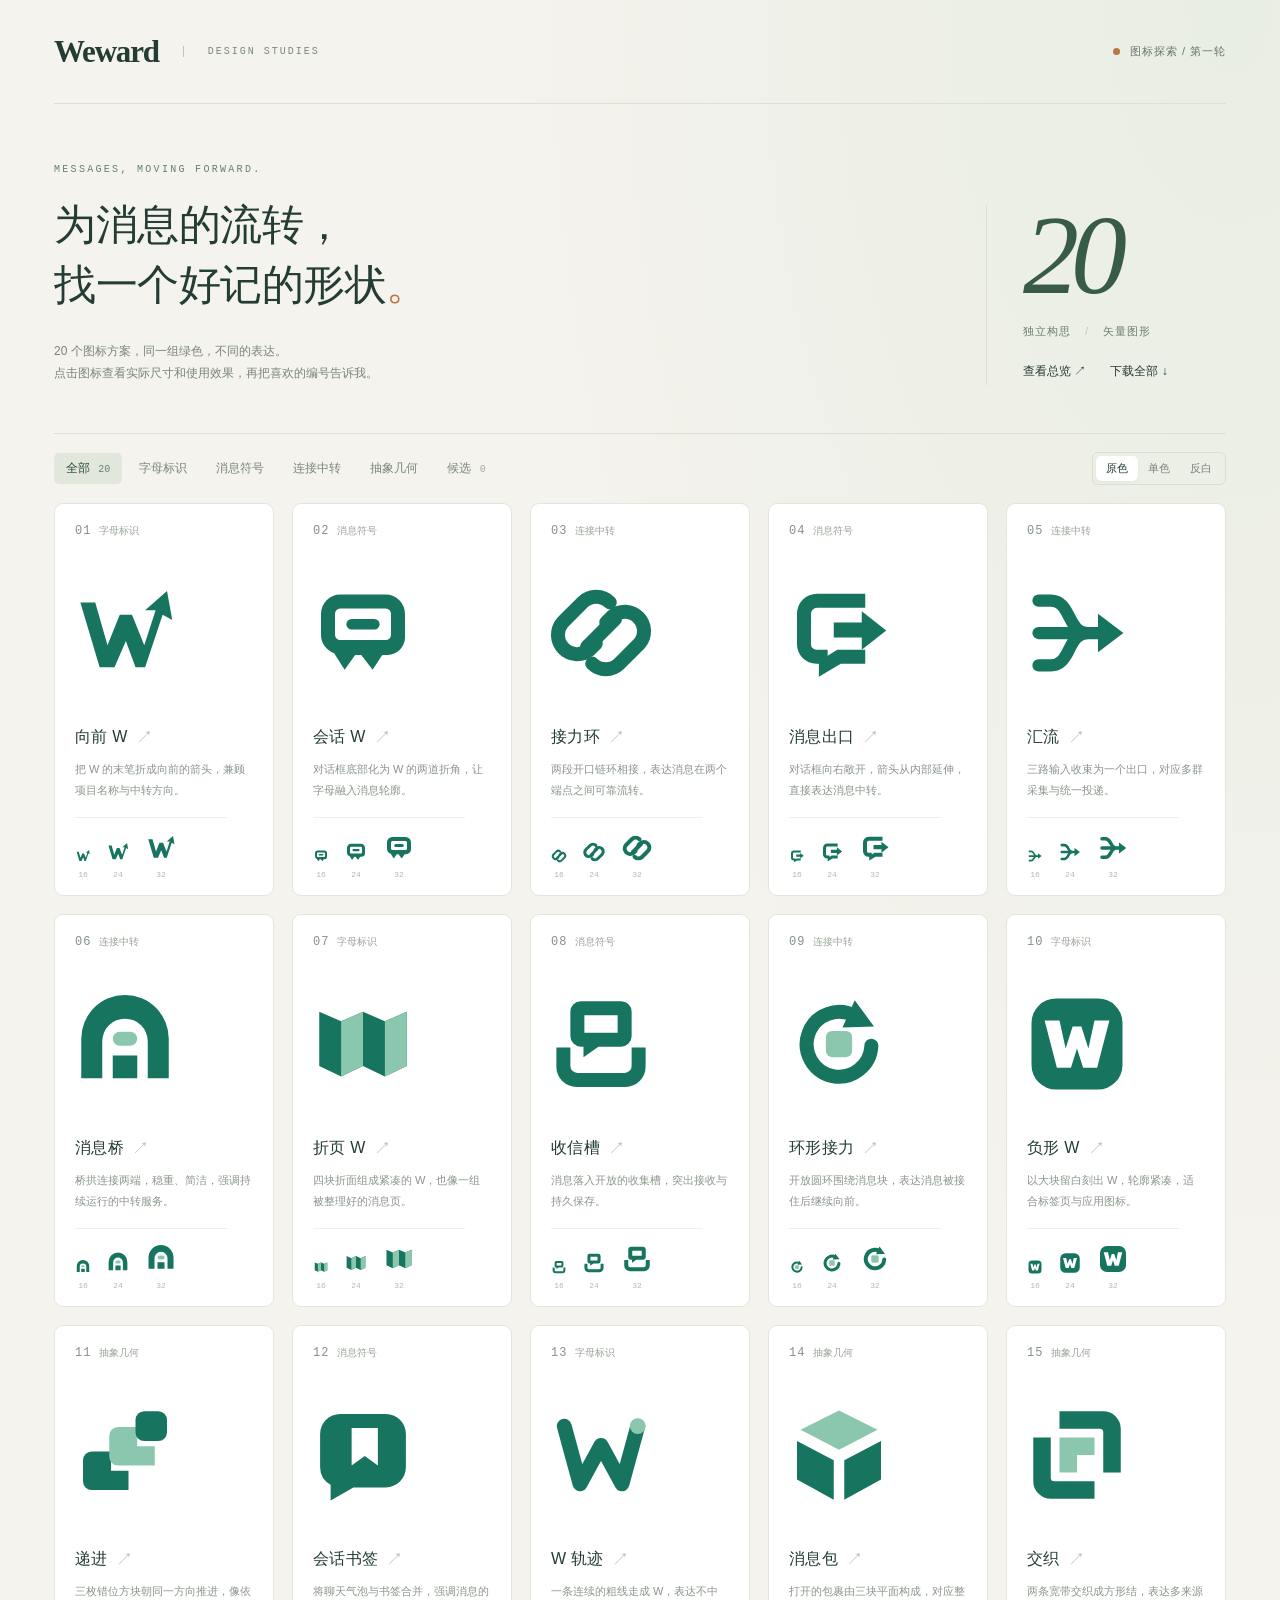
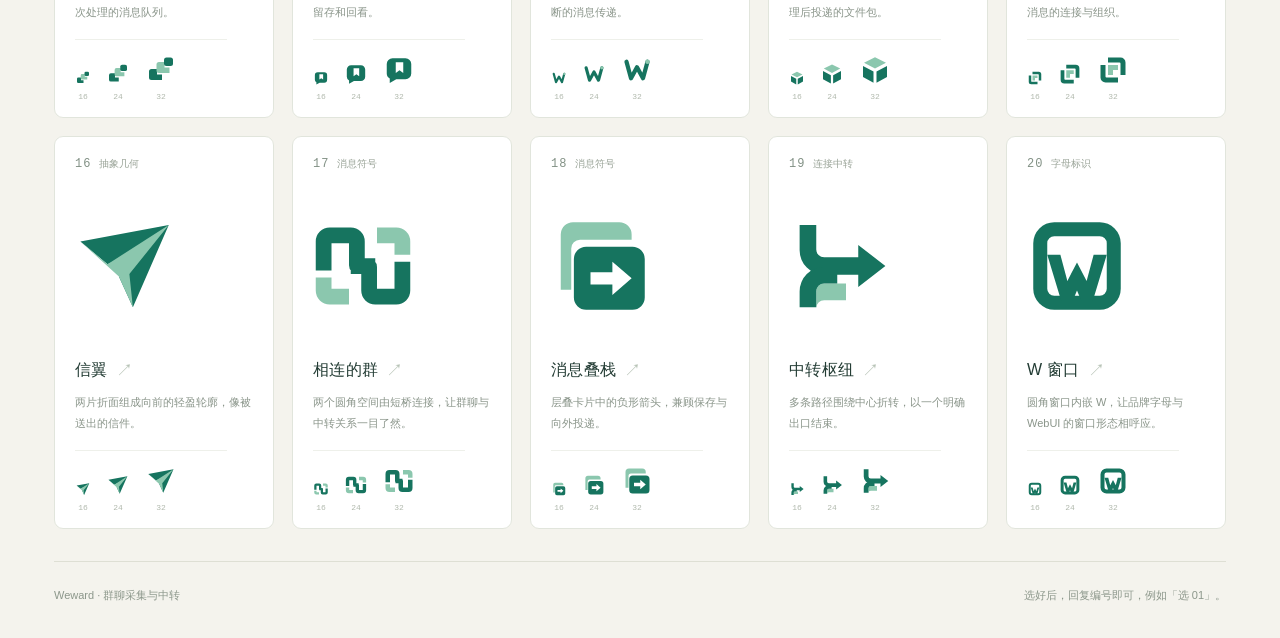
<file: design/icon-exploration/index.html>
<!doctype html>
<html lang="zh-CN">
<head>
  <meta charset="utf-8">
  <meta name="viewport" content="width=device-width, initial-scale=1">
  <meta name="color-scheme" content="light">
  <title>Weward · 图标选型</title>
  <link id="page-favicon" rel="icon" href="icons/01-forward-w.svg" type="image/svg+xml">
  <link rel="stylesheet" href="gallery.css">
  <script id="concept-data" type="application/json">[{"id": "01", "slug": "forward-w", "name": "向前 W", "category": "字母标识", "description": "把 W 的末笔折成向前的箭头，兼顾项目名称与中转方向。", "file": "icons/01-forward-w.svg"}, {"id": "02", "slug": "conversation-w", "name": "会话 W", "category": "消息符号", "description": "对话框底部化为 W 的两道折角，让字母融入消息轮廓。", "file": "icons/02-conversation-w.svg"}, {"id": "03", "slug": "relay-link", "name": "接力环", "category": "连接中转", "description": "两段开口链环相接，表达消息在两个端点之间可靠流转。", "file": "icons/03-relay-link.svg"}, {"id": "04", "slug": "message-gate", "name": "消息出口", "category": "消息符号", "description": "对话框向右敞开，箭头从内部延伸，直接表达消息中转。", "file": "icons/04-message-gate.svg"}, {"id": "05", "slug": "confluence", "name": "汇流", "category": "连接中转", "description": "三路输入收束为一个出口，对应多群采集与统一投递。", "file": "icons/05-confluence.svg"}, {"id": "06", "slug": "relay-bridge", "name": "消息桥", "category": "连接中转", "description": "桥拱连接两端，稳重、简洁，强调持续运行的中转服务。", "file": "icons/06-relay-bridge.svg"}, {"id": "07", "slug": "folded-packet", "name": "折页 W", "category": "字母标识", "description": "四块折面组成紧凑的 W，也像一组被整理好的消息页。", "file": "icons/07-folded-packet.svg"}, {"id": "08", "slug": "message-tray", "name": "收信槽", "category": "消息符号", "description": "消息落入开放的收集槽，突出接收与持久保存。", "file": "icons/08-message-tray.svg"}, {"id": "09", "slug": "relay-ring", "name": "环形接力", "category": "连接中转", "description": "开放圆环围绕消息块，表达消息被接住后继续向前。", "file": "icons/09-relay-ring.svg"}, {"id": "10", "slug": "w-cutout", "name": "负形 W", "category": "字母标识", "description": "以大块留白刻出 W，轮廓紧凑，适合标签页与应用图标。", "file": "icons/10-w-cutout.svg"}, {"id": "11", "slug": "relay-tiles", "name": "递进", "category": "抽象几何", "description": "三枚错位方块朝同一方向推进，像依次处理的消息队列。", "file": "icons/11-relay-tiles.svg"}, {"id": "12", "slug": "chat-bookmark", "name": "会话书签", "category": "消息符号", "description": "将聊天气泡与书签合并，强调消息的留存和回看。", "file": "icons/12-chat-bookmark.svg"}, {"id": "13", "slug": "w-route", "name": "W 轨迹", "category": "字母标识", "description": "一条连续的粗线走成 W，表达不中断的消息传递。", "file": "icons/13-w-route.svg"}, {"id": "14", "slug": "open-parcel", "name": "消息包", "category": "抽象几何", "description": "打开的包裹由三块平面构成，对应整理后投递的文件包。", "file": "icons/14-open-parcel.svg"}, {"id": "15", "slug": "conversation-weave", "name": "交织", "category": "抽象几何", "description": "两条宽带交织成方形结，表达多来源消息的连接与组织。", "file": "icons/15-conversation-weave.svg"}, {"id": "16", "slug": "relay-wing", "name": "信翼", "category": "抽象几何", "description": "两片折面组成向前的轻盈轮廓，像被送出的信件。", "file": "icons/16-relay-wing.svg"}, {"id": "17", "slug": "connected-rooms", "name": "相连的群", "category": "消息符号", "description": "两个圆角空间由短桥连接，让群聊与中转关系一目了然。", "file": "icons/17-connected-rooms.svg"}, {"id": "18", "slug": "message-stack", "name": "消息叠栈", "category": "消息符号", "description": "层叠卡片中的负形箭头，兼顾保存与向外投递。", "file": "icons/18-message-stack.svg"}, {"id": "19", "slug": "relay-pivot", "name": "中转枢纽", "category": "连接中转", "description": "多条路径围绕中心折转，以一个明确出口结束。", "file": "icons/19-relay-pivot.svg"}, {"id": "20", "slug": "window-w", "name": "W 窗口", "category": "字母标识", "description": "圆角窗口内嵌 W，让品牌字母与 WebUI 的窗口形态相呼应。", "file": "icons/20-window-w.svg"}]</script>
  <script src="gallery.js" defer></script>
</head>
<body>
  <div class="page-shell">
    <header class="masthead">
      <a class="wordmark" href="./">Weward<span>DESIGN STUDIES</span></a>
      <div class="edition"><span class="edition-dot"></span> 图标探索 / 第一轮</div>
    </header>
    <main>
      <section class="intro">
        <div>
          <p class="eyebrow">MESSAGES, MOVING FORWARD.</p>
          <h1>为消息的流转，<br>找一个好记的形状<span class="title-period">。</span></h1>
          <p class="intro-copy">20 个图标方案，同一组绿色，不同的表达。<br>点击图标查看实际尺寸和使用效果，再把喜欢的编号告诉我。</p>
        </div>
        <div class="intro-aside">
          <span class="large-count">20</span>
          <div class="aside-line">独立构思 <span>/</span> 矢量图形</div>
          <div class="download-links"><a href="overview.svg" target="_blank" rel="noopener">查看总览 ↗</a><a href="weward-20-icons.zip" download>下载全部 ↓</a></div>
        </div>
      </section>

      <section class="review" aria-label="图标方案">
        <div class="toolbar">
          <div class="filters" aria-label="按设计方向筛选">
            <button class="filter active" data-filter="all" aria-pressed="true">全部 <span>20</span></button>
            <button class="filter" data-filter="字母标识" aria-pressed="false">字母标识</button>
            <button class="filter" data-filter="消息符号" aria-pressed="false">消息符号</button>
            <button class="filter" data-filter="连接中转" aria-pressed="false">连接中转</button>
            <button class="filter" data-filter="抽象几何" aria-pressed="false">抽象几何</button>
            <button class="filter" data-filter="saved" aria-pressed="false">候选 <span id="saved-count">0</span></button>
          </div>
          <div class="mode-controls" aria-label="图标颜色">
            <button data-mode="original" class="active" aria-pressed="true" title="项目原色">原色</button>
            <button data-mode="mono" aria-pressed="false" title="单色辨识度">单色</button>
            <button data-mode="reverse" aria-pressed="false" title="深色背景上的反白图标">反白</button>
          </div>
        </div>
        <div class="grid" id="gallery">

        <button class="candidate" data-id="01" data-category="字母标识"
                aria-label="01 向前 W，查看预览">
          <span class="card-top"><span class="number">01</span><span class="category">字母标识</span></span>
          <span class="mark-stage"><img class="main-mark" src="icons/01-forward-w.svg" width="128" height="128" alt=""></span>
          <span class="card-heading"><strong>向前 W</strong><span class="open-hint" aria-hidden="true">↗</span></span>
          <span class="card-description">把 W 的末笔折成向前的箭头，兼顾项目名称与中转方向。</span>
          <span class="card-bottom"><span class="samples"><span class="size-sample"><img src="icons/01-forward-w.svg" width="16" height="16" alt=""><span>16</span></span><span class="size-sample"><img src="icons/01-forward-w.svg" width="24" height="24" alt=""><span>24</span></span><span class="size-sample"><img src="icons/01-forward-w.svg" width="32" height="32" alt=""><span>32</span></span></span><span class="saved-label">已加入候选</span></span>
        </button>

        <button class="candidate" data-id="02" data-category="消息符号"
                aria-label="02 会话 W，查看预览">
          <span class="card-top"><span class="number">02</span><span class="category">消息符号</span></span>
          <span class="mark-stage"><img class="main-mark" src="icons/02-conversation-w.svg" width="128" height="128" alt=""></span>
          <span class="card-heading"><strong>会话 W</strong><span class="open-hint" aria-hidden="true">↗</span></span>
          <span class="card-description">对话框底部化为 W 的两道折角，让字母融入消息轮廓。</span>
          <span class="card-bottom"><span class="samples"><span class="size-sample"><img src="icons/02-conversation-w.svg" width="16" height="16" alt=""><span>16</span></span><span class="size-sample"><img src="icons/02-conversation-w.svg" width="24" height="24" alt=""><span>24</span></span><span class="size-sample"><img src="icons/02-conversation-w.svg" width="32" height="32" alt=""><span>32</span></span></span><span class="saved-label">已加入候选</span></span>
        </button>

        <button class="candidate" data-id="03" data-category="连接中转"
                aria-label="03 接力环，查看预览">
          <span class="card-top"><span class="number">03</span><span class="category">连接中转</span></span>
          <span class="mark-stage"><img class="main-mark" src="icons/03-relay-link.svg" width="128" height="128" alt=""></span>
          <span class="card-heading"><strong>接力环</strong><span class="open-hint" aria-hidden="true">↗</span></span>
          <span class="card-description">两段开口链环相接，表达消息在两个端点之间可靠流转。</span>
          <span class="card-bottom"><span class="samples"><span class="size-sample"><img src="icons/03-relay-link.svg" width="16" height="16" alt=""><span>16</span></span><span class="size-sample"><img src="icons/03-relay-link.svg" width="24" height="24" alt=""><span>24</span></span><span class="size-sample"><img src="icons/03-relay-link.svg" width="32" height="32" alt=""><span>32</span></span></span><span class="saved-label">已加入候选</span></span>
        </button>

        <button class="candidate" data-id="04" data-category="消息符号"
                aria-label="04 消息出口，查看预览">
          <span class="card-top"><span class="number">04</span><span class="category">消息符号</span></span>
          <span class="mark-stage"><img class="main-mark" src="icons/04-message-gate.svg" width="128" height="128" alt=""></span>
          <span class="card-heading"><strong>消息出口</strong><span class="open-hint" aria-hidden="true">↗</span></span>
          <span class="card-description">对话框向右敞开，箭头从内部延伸，直接表达消息中转。</span>
          <span class="card-bottom"><span class="samples"><span class="size-sample"><img src="icons/04-message-gate.svg" width="16" height="16" alt=""><span>16</span></span><span class="size-sample"><img src="icons/04-message-gate.svg" width="24" height="24" alt=""><span>24</span></span><span class="size-sample"><img src="icons/04-message-gate.svg" width="32" height="32" alt=""><span>32</span></span></span><span class="saved-label">已加入候选</span></span>
        </button>

        <button class="candidate" data-id="05" data-category="连接中转"
                aria-label="05 汇流，查看预览">
          <span class="card-top"><span class="number">05</span><span class="category">连接中转</span></span>
          <span class="mark-stage"><img class="main-mark" src="icons/05-confluence.svg" width="128" height="128" alt=""></span>
          <span class="card-heading"><strong>汇流</strong><span class="open-hint" aria-hidden="true">↗</span></span>
          <span class="card-description">三路输入收束为一个出口，对应多群采集与统一投递。</span>
          <span class="card-bottom"><span class="samples"><span class="size-sample"><img src="icons/05-confluence.svg" width="16" height="16" alt=""><span>16</span></span><span class="size-sample"><img src="icons/05-confluence.svg" width="24" height="24" alt=""><span>24</span></span><span class="size-sample"><img src="icons/05-confluence.svg" width="32" height="32" alt=""><span>32</span></span></span><span class="saved-label">已加入候选</span></span>
        </button>

        <button class="candidate" data-id="06" data-category="连接中转"
                aria-label="06 消息桥，查看预览">
          <span class="card-top"><span class="number">06</span><span class="category">连接中转</span></span>
          <span class="mark-stage"><img class="main-mark" src="icons/06-relay-bridge.svg" width="128" height="128" alt=""></span>
          <span class="card-heading"><strong>消息桥</strong><span class="open-hint" aria-hidden="true">↗</span></span>
          <span class="card-description">桥拱连接两端，稳重、简洁，强调持续运行的中转服务。</span>
          <span class="card-bottom"><span class="samples"><span class="size-sample"><img src="icons/06-relay-bridge.svg" width="16" height="16" alt=""><span>16</span></span><span class="size-sample"><img src="icons/06-relay-bridge.svg" width="24" height="24" alt=""><span>24</span></span><span class="size-sample"><img src="icons/06-relay-bridge.svg" width="32" height="32" alt=""><span>32</span></span></span><span class="saved-label">已加入候选</span></span>
        </button>

        <button class="candidate" data-id="07" data-category="字母标识"
                aria-label="07 折页 W，查看预览">
          <span class="card-top"><span class="number">07</span><span class="category">字母标识</span></span>
          <span class="mark-stage"><img class="main-mark" src="icons/07-folded-packet.svg" width="128" height="128" alt=""></span>
          <span class="card-heading"><strong>折页 W</strong><span class="open-hint" aria-hidden="true">↗</span></span>
          <span class="card-description">四块折面组成紧凑的 W，也像一组被整理好的消息页。</span>
          <span class="card-bottom"><span class="samples"><span class="size-sample"><img src="icons/07-folded-packet.svg" width="16" height="16" alt=""><span>16</span></span><span class="size-sample"><img src="icons/07-folded-packet.svg" width="24" height="24" alt=""><span>24</span></span><span class="size-sample"><img src="icons/07-folded-packet.svg" width="32" height="32" alt=""><span>32</span></span></span><span class="saved-label">已加入候选</span></span>
        </button>

        <button class="candidate" data-id="08" data-category="消息符号"
                aria-label="08 收信槽，查看预览">
          <span class="card-top"><span class="number">08</span><span class="category">消息符号</span></span>
          <span class="mark-stage"><img class="main-mark" src="icons/08-message-tray.svg" width="128" height="128" alt=""></span>
          <span class="card-heading"><strong>收信槽</strong><span class="open-hint" aria-hidden="true">↗</span></span>
          <span class="card-description">消息落入开放的收集槽，突出接收与持久保存。</span>
          <span class="card-bottom"><span class="samples"><span class="size-sample"><img src="icons/08-message-tray.svg" width="16" height="16" alt=""><span>16</span></span><span class="size-sample"><img src="icons/08-message-tray.svg" width="24" height="24" alt=""><span>24</span></span><span class="size-sample"><img src="icons/08-message-tray.svg" width="32" height="32" alt=""><span>32</span></span></span><span class="saved-label">已加入候选</span></span>
        </button>

        <button class="candidate" data-id="09" data-category="连接中转"
                aria-label="09 环形接力，查看预览">
          <span class="card-top"><span class="number">09</span><span class="category">连接中转</span></span>
          <span class="mark-stage"><img class="main-mark" src="icons/09-relay-ring.svg" width="128" height="128" alt=""></span>
          <span class="card-heading"><strong>环形接力</strong><span class="open-hint" aria-hidden="true">↗</span></span>
          <span class="card-description">开放圆环围绕消息块，表达消息被接住后继续向前。</span>
          <span class="card-bottom"><span class="samples"><span class="size-sample"><img src="icons/09-relay-ring.svg" width="16" height="16" alt=""><span>16</span></span><span class="size-sample"><img src="icons/09-relay-ring.svg" width="24" height="24" alt=""><span>24</span></span><span class="size-sample"><img src="icons/09-relay-ring.svg" width="32" height="32" alt=""><span>32</span></span></span><span class="saved-label">已加入候选</span></span>
        </button>

        <button class="candidate" data-id="10" data-category="字母标识"
                aria-label="10 负形 W，查看预览">
          <span class="card-top"><span class="number">10</span><span class="category">字母标识</span></span>
          <span class="mark-stage"><img class="main-mark" src="icons/10-w-cutout.svg" width="128" height="128" alt=""></span>
          <span class="card-heading"><strong>负形 W</strong><span class="open-hint" aria-hidden="true">↗</span></span>
          <span class="card-description">以大块留白刻出 W，轮廓紧凑，适合标签页与应用图标。</span>
          <span class="card-bottom"><span class="samples"><span class="size-sample"><img src="icons/10-w-cutout.svg" width="16" height="16" alt=""><span>16</span></span><span class="size-sample"><img src="icons/10-w-cutout.svg" width="24" height="24" alt=""><span>24</span></span><span class="size-sample"><img src="icons/10-w-cutout.svg" width="32" height="32" alt=""><span>32</span></span></span><span class="saved-label">已加入候选</span></span>
        </button>

        <button class="candidate" data-id="11" data-category="抽象几何"
                aria-label="11 递进，查看预览">
          <span class="card-top"><span class="number">11</span><span class="category">抽象几何</span></span>
          <span class="mark-stage"><img class="main-mark" src="icons/11-relay-tiles.svg" width="128" height="128" alt=""></span>
          <span class="card-heading"><strong>递进</strong><span class="open-hint" aria-hidden="true">↗</span></span>
          <span class="card-description">三枚错位方块朝同一方向推进，像依次处理的消息队列。</span>
          <span class="card-bottom"><span class="samples"><span class="size-sample"><img src="icons/11-relay-tiles.svg" width="16" height="16" alt=""><span>16</span></span><span class="size-sample"><img src="icons/11-relay-tiles.svg" width="24" height="24" alt=""><span>24</span></span><span class="size-sample"><img src="icons/11-relay-tiles.svg" width="32" height="32" alt=""><span>32</span></span></span><span class="saved-label">已加入候选</span></span>
        </button>

        <button class="candidate" data-id="12" data-category="消息符号"
                aria-label="12 会话书签，查看预览">
          <span class="card-top"><span class="number">12</span><span class="category">消息符号</span></span>
          <span class="mark-stage"><img class="main-mark" src="icons/12-chat-bookmark.svg" width="128" height="128" alt=""></span>
          <span class="card-heading"><strong>会话书签</strong><span class="open-hint" aria-hidden="true">↗</span></span>
          <span class="card-description">将聊天气泡与书签合并，强调消息的留存和回看。</span>
          <span class="card-bottom"><span class="samples"><span class="size-sample"><img src="icons/12-chat-bookmark.svg" width="16" height="16" alt=""><span>16</span></span><span class="size-sample"><img src="icons/12-chat-bookmark.svg" width="24" height="24" alt=""><span>24</span></span><span class="size-sample"><img src="icons/12-chat-bookmark.svg" width="32" height="32" alt=""><span>32</span></span></span><span class="saved-label">已加入候选</span></span>
        </button>

        <button class="candidate" data-id="13" data-category="字母标识"
                aria-label="13 W 轨迹，查看预览">
          <span class="card-top"><span class="number">13</span><span class="category">字母标识</span></span>
          <span class="mark-stage"><img class="main-mark" src="icons/13-w-route.svg" width="128" height="128" alt=""></span>
          <span class="card-heading"><strong>W 轨迹</strong><span class="open-hint" aria-hidden="true">↗</span></span>
          <span class="card-description">一条连续的粗线走成 W，表达不中断的消息传递。</span>
          <span class="card-bottom"><span class="samples"><span class="size-sample"><img src="icons/13-w-route.svg" width="16" height="16" alt=""><span>16</span></span><span class="size-sample"><img src="icons/13-w-route.svg" width="24" height="24" alt=""><span>24</span></span><span class="size-sample"><img src="icons/13-w-route.svg" width="32" height="32" alt=""><span>32</span></span></span><span class="saved-label">已加入候选</span></span>
        </button>

        <button class="candidate" data-id="14" data-category="抽象几何"
                aria-label="14 消息包，查看预览">
          <span class="card-top"><span class="number">14</span><span class="category">抽象几何</span></span>
          <span class="mark-stage"><img class="main-mark" src="icons/14-open-parcel.svg" width="128" height="128" alt=""></span>
          <span class="card-heading"><strong>消息包</strong><span class="open-hint" aria-hidden="true">↗</span></span>
          <span class="card-description">打开的包裹由三块平面构成，对应整理后投递的文件包。</span>
          <span class="card-bottom"><span class="samples"><span class="size-sample"><img src="icons/14-open-parcel.svg" width="16" height="16" alt=""><span>16</span></span><span class="size-sample"><img src="icons/14-open-parcel.svg" width="24" height="24" alt=""><span>24</span></span><span class="size-sample"><img src="icons/14-open-parcel.svg" width="32" height="32" alt=""><span>32</span></span></span><span class="saved-label">已加入候选</span></span>
        </button>

        <button class="candidate" data-id="15" data-category="抽象几何"
                aria-label="15 交织，查看预览">
          <span class="card-top"><span class="number">15</span><span class="category">抽象几何</span></span>
          <span class="mark-stage"><img class="main-mark" src="icons/15-conversation-weave.svg" width="128" height="128" alt=""></span>
          <span class="card-heading"><strong>交织</strong><span class="open-hint" aria-hidden="true">↗</span></span>
          <span class="card-description">两条宽带交织成方形结，表达多来源消息的连接与组织。</span>
          <span class="card-bottom"><span class="samples"><span class="size-sample"><img src="icons/15-conversation-weave.svg" width="16" height="16" alt=""><span>16</span></span><span class="size-sample"><img src="icons/15-conversation-weave.svg" width="24" height="24" alt=""><span>24</span></span><span class="size-sample"><img src="icons/15-conversation-weave.svg" width="32" height="32" alt=""><span>32</span></span></span><span class="saved-label">已加入候选</span></span>
        </button>

        <button class="candidate" data-id="16" data-category="抽象几何"
                aria-label="16 信翼，查看预览">
          <span class="card-top"><span class="number">16</span><span class="category">抽象几何</span></span>
          <span class="mark-stage"><img class="main-mark" src="icons/16-relay-wing.svg" width="128" height="128" alt=""></span>
          <span class="card-heading"><strong>信翼</strong><span class="open-hint" aria-hidden="true">↗</span></span>
          <span class="card-description">两片折面组成向前的轻盈轮廓，像被送出的信件。</span>
          <span class="card-bottom"><span class="samples"><span class="size-sample"><img src="icons/16-relay-wing.svg" width="16" height="16" alt=""><span>16</span></span><span class="size-sample"><img src="icons/16-relay-wing.svg" width="24" height="24" alt=""><span>24</span></span><span class="size-sample"><img src="icons/16-relay-wing.svg" width="32" height="32" alt=""><span>32</span></span></span><span class="saved-label">已加入候选</span></span>
        </button>

        <button class="candidate" data-id="17" data-category="消息符号"
                aria-label="17 相连的群，查看预览">
          <span class="card-top"><span class="number">17</span><span class="category">消息符号</span></span>
          <span class="mark-stage"><img class="main-mark" src="icons/17-connected-rooms.svg" width="128" height="128" alt=""></span>
          <span class="card-heading"><strong>相连的群</strong><span class="open-hint" aria-hidden="true">↗</span></span>
          <span class="card-description">两个圆角空间由短桥连接，让群聊与中转关系一目了然。</span>
          <span class="card-bottom"><span class="samples"><span class="size-sample"><img src="icons/17-connected-rooms.svg" width="16" height="16" alt=""><span>16</span></span><span class="size-sample"><img src="icons/17-connected-rooms.svg" width="24" height="24" alt=""><span>24</span></span><span class="size-sample"><img src="icons/17-connected-rooms.svg" width="32" height="32" alt=""><span>32</span></span></span><span class="saved-label">已加入候选</span></span>
        </button>

        <button class="candidate" data-id="18" data-category="消息符号"
                aria-label="18 消息叠栈，查看预览">
          <span class="card-top"><span class="number">18</span><span class="category">消息符号</span></span>
          <span class="mark-stage"><img class="main-mark" src="icons/18-message-stack.svg" width="128" height="128" alt=""></span>
          <span class="card-heading"><strong>消息叠栈</strong><span class="open-hint" aria-hidden="true">↗</span></span>
          <span class="card-description">层叠卡片中的负形箭头，兼顾保存与向外投递。</span>
          <span class="card-bottom"><span class="samples"><span class="size-sample"><img src="icons/18-message-stack.svg" width="16" height="16" alt=""><span>16</span></span><span class="size-sample"><img src="icons/18-message-stack.svg" width="24" height="24" alt=""><span>24</span></span><span class="size-sample"><img src="icons/18-message-stack.svg" width="32" height="32" alt=""><span>32</span></span></span><span class="saved-label">已加入候选</span></span>
        </button>

        <button class="candidate" data-id="19" data-category="连接中转"
                aria-label="19 中转枢纽，查看预览">
          <span class="card-top"><span class="number">19</span><span class="category">连接中转</span></span>
          <span class="mark-stage"><img class="main-mark" src="icons/19-relay-pivot.svg" width="128" height="128" alt=""></span>
          <span class="card-heading"><strong>中转枢纽</strong><span class="open-hint" aria-hidden="true">↗</span></span>
          <span class="card-description">多条路径围绕中心折转，以一个明确出口结束。</span>
          <span class="card-bottom"><span class="samples"><span class="size-sample"><img src="icons/19-relay-pivot.svg" width="16" height="16" alt=""><span>16</span></span><span class="size-sample"><img src="icons/19-relay-pivot.svg" width="24" height="24" alt=""><span>24</span></span><span class="size-sample"><img src="icons/19-relay-pivot.svg" width="32" height="32" alt=""><span>32</span></span></span><span class="saved-label">已加入候选</span></span>
        </button>

        <button class="candidate" data-id="20" data-category="字母标识"
                aria-label="20 W 窗口，查看预览">
          <span class="card-top"><span class="number">20</span><span class="category">字母标识</span></span>
          <span class="mark-stage"><img class="main-mark" src="icons/20-window-w.svg" width="128" height="128" alt=""></span>
          <span class="card-heading"><strong>W 窗口</strong><span class="open-hint" aria-hidden="true">↗</span></span>
          <span class="card-description">圆角窗口内嵌 W，让品牌字母与 WebUI 的窗口形态相呼应。</span>
          <span class="card-bottom"><span class="samples"><span class="size-sample"><img src="icons/20-window-w.svg" width="16" height="16" alt=""><span>16</span></span><span class="size-sample"><img src="icons/20-window-w.svg" width="24" height="24" alt=""><span>24</span></span><span class="size-sample"><img src="icons/20-window-w.svg" width="32" height="32" alt=""><span>32</span></span></span><span class="saved-label">已加入候选</span></span>
        </button>
        </div>
        <p id="empty-state" class="empty-state" hidden>还没有候选。点击任一图标，在预览中加入候选。</p>
      </section>
      <footer class="page-footer"><span>Weward · 群聊采集与中转</span><span id="selection-note" role="status">选好后，回复编号即可，例如「选 01」。</span></footer>
    </main>
  </div>

  <dialog id="detail" aria-labelledby="detail-title" aria-describedby="detail-description">
    <header class="detail-header">
      <div><span id="detail-number" class="number"></span><h2 id="detail-title"></h2></div>
      <button id="close-detail" class="close-button" aria-label="关闭预览">×</button>
    </header>
    <p id="detail-description"></p>
    <div class="detail-art">
      <div class="detail-surface white-surface"><img id="detail-main" width="136" height="136" alt=""><span>项目原色</span></div>
      <div class="detail-surface soft-surface"><img id="detail-mono" width="136" height="136" alt=""><span>单色</span></div>
      <div class="detail-surface dark-surface"><img id="detail-reverse" width="136" height="136" alt=""><span>反白</span></div>
    </div>
    <div class="usage-grid">
      <section class="usage-panel browser-preview">
        <h3>浏览器标签页 <span>16 px</span></h3>
        <div class="browser-chrome"><span class="window-dots">● ● ●</span><div class="browser-tab"><img class="selected-mark" width="16" height="16" alt="">Weward <span>×</span></div></div>
        <div class="mock-header"><img class="selected-mark" width="28" height="28" alt=""><b>Weward</b><span>群聊中转</span></div>
        <div class="mock-nav"><span class="mock-active">消息</span><span>投递任务</span><span>配置</span><span class="mock-nav-note">顶栏 28 px</span></div>
      </section>
      <section class="usage-panel app-preview">
        <h3>桌面快捷方式 <span>64 px</span></h3>
        <div class="homescreen"><div class="app-tile"><img class="selected-mark" width="64" height="64" alt=""></div><span>Weward</span></div>
      </section>
    </div>
    <div class="actual-sizes">
      <span>原始尺寸</span>
      <span><img class="selected-mark" width="16" height="16" alt="">16</span>
      <span><img class="selected-mark" width="24" height="24" alt="">24</span>
      <span><img class="selected-mark" width="32" height="32" alt="">32</span>
      <span><img class="selected-mark" width="48" height="48" alt="">48</span>
    </div>
    <footer class="detail-footer">
      <div class="detail-navigation"><button id="previous" aria-label="上一个方案">←</button><span id="detail-position"></span><button id="next" aria-label="下一个方案">→</button></div>
      <div class="detail-actions"><a id="download-svg" download>下载 SVG ↓</a><button id="save-candidate" class="primary" aria-pressed="false">加入候选</button></div>
    </footer>
    <p class="detail-note">候选保存在当前浏览器中；最终选择请在对话中回复编号。</p>
  </dialog>
</body>
</html>
</file>
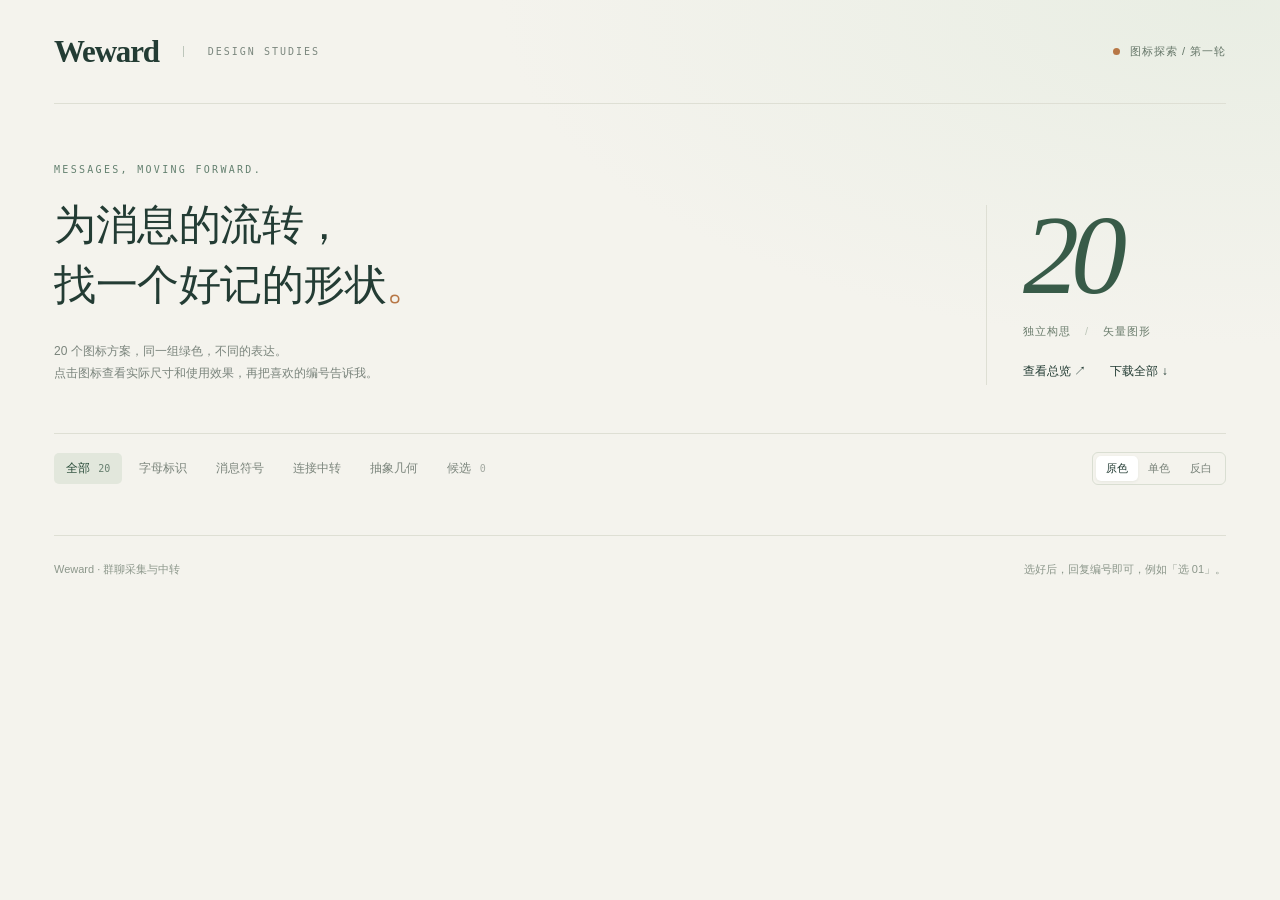
<file: design/icon-exploration/index.template.html>
<!doctype html>
<html lang="zh-CN">
<head>
  <meta charset="utf-8">
  <meta name="viewport" content="width=device-width, initial-scale=1">
  <meta name="color-scheme" content="light">
  <title>Weward · 图标选型</title>
  <link id="page-favicon" rel="icon" href="icons/01-forward-w.svg" type="image/svg+xml">
  <link rel="stylesheet" href="gallery.css">
  <script id="concept-data" type="application/json">/* CONCEPT_DATA */</script>
  <script src="gallery.js" defer></script>
</head>
<body>
  <div class="page-shell">
    <header class="masthead">
      <a class="wordmark" href="./">Weward<span>DESIGN STUDIES</span></a>
      <div class="edition"><span class="edition-dot"></span> 图标探索 / 第一轮</div>
    </header>
    <main>
      <section class="intro">
        <div>
          <p class="eyebrow">MESSAGES, MOVING FORWARD.</p>
          <h1>为消息的流转，<br>找一个好记的形状<span class="title-period">。</span></h1>
          <p class="intro-copy">20 个图标方案，同一组绿色，不同的表达。<br>点击图标查看实际尺寸和使用效果，再把喜欢的编号告诉我。</p>
        </div>
        <div class="intro-aside">
          <span class="large-count">20</span>
          <div class="aside-line">独立构思 <span>/</span> 矢量图形</div>
          <div class="download-links"><a href="overview.svg" target="_blank" rel="noopener">查看总览 ↗</a><a href="weward-20-icons.zip" download>下载全部 ↓</a></div>
        </div>
      </section>

      <section class="review" aria-label="图标方案">
        <div class="toolbar">
          <div class="filters" aria-label="按设计方向筛选">
            <button class="filter active" data-filter="all" aria-pressed="true">全部 <span>20</span></button>
            <button class="filter" data-filter="字母标识" aria-pressed="false">字母标识</button>
            <button class="filter" data-filter="消息符号" aria-pressed="false">消息符号</button>
            <button class="filter" data-filter="连接中转" aria-pressed="false">连接中转</button>
            <button class="filter" data-filter="抽象几何" aria-pressed="false">抽象几何</button>
            <button class="filter" data-filter="saved" aria-pressed="false">候选 <span id="saved-count">0</span></button>
          </div>
          <div class="mode-controls" aria-label="图标颜色">
            <button data-mode="original" class="active" aria-pressed="true" title="项目原色">原色</button>
            <button data-mode="mono" aria-pressed="false" title="单色辨识度">单色</button>
            <button data-mode="reverse" aria-pressed="false" title="深色背景上的反白图标">反白</button>
          </div>
        </div>
        <div class="grid" id="gallery">
          <!-- CANDIDATES -->
        </div>
        <p id="empty-state" class="empty-state" hidden>还没有候选。点击任一图标，在预览中加入候选。</p>
      </section>
      <footer class="page-footer"><span>Weward · 群聊采集与中转</span><span id="selection-note" role="status">选好后，回复编号即可，例如「选 01」。</span></footer>
    </main>
  </div>

  <dialog id="detail" aria-labelledby="detail-title" aria-describedby="detail-description">
    <header class="detail-header">
      <div><span id="detail-number" class="number"></span><h2 id="detail-title"></h2></div>
      <button id="close-detail" class="close-button" aria-label="关闭预览">×</button>
    </header>
    <p id="detail-description"></p>
    <div class="detail-art">
      <div class="detail-surface white-surface"><img id="detail-main" width="136" height="136" alt=""><span>项目原色</span></div>
      <div class="detail-surface soft-surface"><img id="detail-mono" width="136" height="136" alt=""><span>单色</span></div>
      <div class="detail-surface dark-surface"><img id="detail-reverse" width="136" height="136" alt=""><span>反白</span></div>
    </div>
    <div class="usage-grid">
      <section class="usage-panel browser-preview">
        <h3>浏览器标签页 <span>16 px</span></h3>
        <div class="browser-chrome"><span class="window-dots">● ● ●</span><div class="browser-tab"><img class="selected-mark" width="16" height="16" alt="">Weward <span>×</span></div></div>
        <div class="mock-header"><img class="selected-mark" width="28" height="28" alt=""><b>Weward</b><span>群聊中转</span></div>
        <div class="mock-nav"><span class="mock-active">消息</span><span>投递任务</span><span>配置</span><span class="mock-nav-note">顶栏 28 px</span></div>
      </section>
      <section class="usage-panel app-preview">
        <h3>桌面快捷方式 <span>64 px</span></h3>
        <div class="homescreen"><div class="app-tile"><img class="selected-mark" width="64" height="64" alt=""></div><span>Weward</span></div>
      </section>
    </div>
    <div class="actual-sizes">
      <span>原始尺寸</span>
      <span><img class="selected-mark" width="16" height="16" alt="">16</span>
      <span><img class="selected-mark" width="24" height="24" alt="">24</span>
      <span><img class="selected-mark" width="32" height="32" alt="">32</span>
      <span><img class="selected-mark" width="48" height="48" alt="">48</span>
    </div>
    <footer class="detail-footer">
      <div class="detail-navigation"><button id="previous" aria-label="上一个方案">←</button><span id="detail-position"></span><button id="next" aria-label="下一个方案">→</button></div>
      <div class="detail-actions"><a id="download-svg" download>下载 SVG ↓</a><button id="save-candidate" class="primary" aria-pressed="false">加入候选</button></div>
    </footer>
    <p class="detail-note">候选保存在当前浏览器中；最终选择请在对话中回复编号。</p>
  </dialog>
</body>
</html>
</file>
<file: design/icon-exploration/gallery.css>
:root {
  color-scheme: light;
  --ink: #233c34;
  --muted: #7b877e;
  --green: #16745f;
  --paper: #f4f3ed;
  --line: #dedfd4;
  font-family: "Noto Sans CJK SC", "PingFang SC", "Microsoft YaHei", sans-serif;
  color: var(--ink);
  background: var(--paper);
  font-size: 14px;
}
* { box-sizing: border-box; }
body {
  margin: 0;
  background-image: radial-gradient(ellipse at 96% 0%, #dfe9db88, transparent 42%);
}
button, a { -webkit-tap-highlight-color: transparent; }
button { font: inherit; cursor: pointer; color: inherit; }
a { color: inherit; text-decoration: none; }
a:hover { text-decoration: underline; }
button:focus-visible, a:focus-visible { outline: 3px solid #b26b3e; outline-offset: 5px; }
button:disabled { opacity: .3; cursor: default; }
[hidden] { display: none !important; }
.page-shell { max-width: 1600px; padding: 0 54px; margin: auto; }
.masthead { height: 104px; display: flex; justify-content: space-between; align-items: center; border-bottom: 1px solid var(--line); gap: 20px; }
.wordmark { font: bold 31px Georgia, "Noto Serif CJK SC", serif; letter-spacing: -1.2px; display: flex; align-items: center; gap: 24px; }
.wordmark:hover { text-decoration: none; }
.wordmark span { font: 10px "Noto Sans Mono", monospace; letter-spacing: 2px; color: var(--muted); padding-left: 24px; border-left: 1px solid #bdc6bb; }
.edition { font-size: 11px; letter-spacing: 1px; display: flex; align-items: center; gap: 10px; color: #657668; }
.edition-dot { width: 7px; height: 7px; border-radius: 50%; background: #b77746; }
.intro { padding: 60px 0 48px; display: flex; justify-content: space-between; gap: 32px; align-items: end; }
.eyebrow { font: 10px "Noto Sans Mono", monospace; letter-spacing: 2.3px; color: #648170; margin: 0 0 20px; }
h1 { font: 500 clamp(30px, 3.25vw, 49px)/1.45 "Noto Serif CJK SC", "Songti SC", Georgia, serif; letter-spacing: -.5px; margin: 0; }
.title-period { color: #b77746; }
.intro-copy { line-height: 1.9; font-size: 12px; color: #7a847c; margin: 24px 0 0; }
.intro-aside { min-width: 240px; padding: 0 0 5px 36px; border-left: 1px solid var(--line); }
.large-count { font: italic 112px/.9 Georgia, serif; letter-spacing: -8px; color: #385b48; }
.aside-line { margin: 18px 0 24px; font-size: 11px; letter-spacing: 1px; color: #6a7c6c; }
.aside-line span { padding: 0 10px; color: #bdc6b8; }
.download-links { display: flex; gap: 24px; font-size: 12px; }
.toolbar { display: flex; justify-content: space-between; align-items: center; gap: 20px; padding: 18px 0; border-top: 1px solid var(--line); }
.filters { display: flex; gap: 5px; flex-wrap: wrap; }
.filter, .mode-controls button { background: none; border: 0; padding: 7px 12px; border-radius: 5px; font-size: 12px; color: #7a847b; white-space: nowrap; }
.filter.active { background: #e2e7dc; color: #294c39; }
.filter:hover { color: var(--ink); }
.filter span { font: 10px monospace; margin-left: 5px; opacity: .65; }
.mode-controls { display: flex; border: 1px solid #d9ded2; padding: 3px; border-radius: 6px; flex-shrink: 0; }
.mode-controls button { padding: 5px 10px; font-size: 11px; }
.mode-controls button.active { background: white; color: var(--ink); box-shadow: 0 1px 3px #233c3410; }
.grid { display: grid; grid-template-columns: repeat(5, minmax(0, 1fr)); gap: 18px; }
.candidate { min-width: 0; text-align: left; padding: 20px 20px 16px; background: #fff; border: 1px solid #e1e5dc; border-radius: 9px; display: flex; flex-direction: column; position: relative; transition: border-color .18s, box-shadow .18s; }
.candidate:hover { border-color: #87a691; box-shadow: 0 5px 20px #28433209; }
.candidate.saved { border-color: #6b9a7e; }
.candidate.saved:after { content: ""; position: absolute; right: 0; top: 0; border: 8px solid transparent; border-right-color: #488261; border-top-color: #488261; border-radius: 0 7px 0 0; }
.card-top { display: flex; align-items: center; justify-content: space-between; gap: 8px; }
.number { font: 12px "Noto Sans Mono", monospace; letter-spacing: 1px; color: #829185; }
.category { font-size: 10px; color: #99a397; }
.mark-stage { height: 166px; display: grid; place-items: center; margin: 12px -6px 10px; border-radius: 7px; }
.main-mark { width: 112px; height: 112px; }
.card-heading { display: flex; justify-content: space-between; align-items: center; gap: 8px; }
.card-heading strong { font-size: 16px; font-weight: 500; letter-spacing: .3px; }
.open-hint { font-size: 17px; color: #b7c3b6; }
.card-description { font-size: 11px; line-height: 1.85; color: #8a958a; margin: 10px 0 16px; min-height: 42px; }
.card-bottom { border-top: 1px solid #eef0ea; padding-top: 14px; margin-top: auto; display: flex; justify-content: space-between; align-items: center; gap: 5px; }
.samples { display: flex; gap: 15px; align-items: end; }
.size-sample { display: flex; align-items: center; flex-direction: column; gap: 6px; }
.size-sample span { font: 8px monospace; color: #b0b8ac; }
.saved-label { font-size: 9px; color: #49825f; visibility: hidden; white-space: nowrap; }
.saved .saved-label { visibility: visible; }
body[data-mode="mono"] .candidate img { filter: brightness(0) saturate(100%) opacity(.84); }
body[data-mode="reverse"] .mark-stage { background: #233c34; }
body[data-mode="reverse"] .mark-stage img { filter: brightness(0) invert(1); }
.empty-state { text-align: center; color: var(--muted); padding: 72px 16px; }
.page-footer { display: flex; justify-content: space-between; gap: 20px; margin: 32px 0; padding-top: 24px; border-top: 1px solid var(--line); font-size: 11px; color: #8c978b; line-height: 1.8; }
dialog { color: var(--ink); border: 1px solid #dce3d7; border-radius: 14px; width: min(850px, calc(100% - 32px)); padding: 30px; max-height: calc(100dvh - 40px); background: #fafbf7; box-shadow: 0 24px 100px #0b241b33; }
dialog::backdrop { background: #12251d70; backdrop-filter: blur(4px); }
.detail-header, .detail-header>div { display: flex; justify-content: space-between; align-items: center; gap: 15px; }
.detail-header h2 { margin: 0; font-size: 23px; font-weight: 500; }
.close-button { border: 1px solid #dce3d7; width: 33px; height: 33px; border-radius: 50%; background: transparent; font: 24px/1 Georgia, serif; }
#detail-description { font-size: 12px; line-height: 1.8; color: var(--muted); margin: 12px 0 22px; }
.detail-art { display: grid; grid-template-columns: repeat(3, 1fr); gap: 12px; }
.detail-surface { height: 205px; display: flex; justify-content: center; align-items: center; flex-direction: column; gap: 14px; border-radius: 9px; }
.detail-surface span { font-size: 10px; color: #91a090; }
.white-surface { background: #fff; border: 1px solid #e4e8df; }
.soft-surface { background: #eaf0e4; }
.soft-surface img { filter: brightness(0) saturate(100%) opacity(.84); }
.dark-surface { background: #233c34; }
.dark-surface img { filter: brightness(0) invert(1); }
.dark-surface span { color: #a4b7a7; }
.usage-grid { display: grid; grid-template-columns: 1.7fr 1fr; gap: 18px; margin-top: 24px; }
.usage-panel h3 { font-size: 11px; font-weight: 400; margin: 0 0 10px; display: flex; justify-content: space-between; color: #738570; }
.usage-panel h3 span { font: 10px monospace; color: #a0aa9b; }
.browser-chrome { display: flex; align-items: center; gap: 20px; height: 38px; background: #e7ebe5; padding: 7px 14px 0; border-radius: 8px 8px 0 0; }
.window-dots { color: #b6c1b1; letter-spacing: 1px; font-size: 9px; white-space: nowrap; align-self: center; padding-bottom: 7px; }
.browser-tab { height: 31px; width: 180px; min-width: 0; border-radius: 7px 7px 0 0; background: #fff; display: flex; align-items: center; gap: 8px; font-size: 10px; padding: 0 12px; }
.browser-tab span { margin-left: auto; color: #a3ada1; }
.mock-header { display: flex; align-items: center; gap: 10px; height: 66px; padding: 0 20px; background: white; border: 1px solid #e8ece4; border-top: 0; }
.mock-header b { font-size: 19px; letter-spacing: -.5px; }
.mock-header>span { color: #929d90; font-size: 10px; }
.mock-nav { display: flex; gap: 20px; align-items: center; padding: 14px 20px; border: 1px solid #e8ece4; border-top: 0; border-radius: 0 0 8px 8px; background: white; font-size: 10px; color: #9da598; }
.mock-nav .mock-active { color: var(--green); }
.mock-nav-note { margin-left: auto; font-size: 9px; color: #bac2b5; white-space: nowrap; }
.homescreen { height: 149px; background: linear-gradient(135deg, #e8eddf, #d6e5d7 60%, #c8dfd4); border: 1px solid #d6e1d0; border-radius: 8px; display: flex; align-items: center; justify-content: center; flex-direction: column; gap: 8px; }
.app-tile { width: 80px; height: 80px; display: grid; place-items: center; background: #fff; border-radius: 20px; box-shadow: 0 3px 8px #2446340b; }
.homescreen>span { font-size: 10px; }
.actual-sizes { display: flex; gap: 26px; align-items: center; margin: 22px 0; padding-bottom: 20px; border-bottom: 1px solid #e0e5db; }
.actual-sizes>span { display: flex; gap: 6px; align-items: center; font: 9px monospace; color: #95a18e; }
.actual-sizes>span:first-child { font-family: inherit; font-size: 11px; margin-right: auto; }
.detail-footer, .detail-actions, .detail-navigation { display: flex; align-items: center; gap: 16px; }
.detail-footer { justify-content: space-between; }
.detail-navigation button { width: 32px; height: 32px; border: 1px solid #d7dfd0; border-radius: 5px; background: transparent; }
#detail-position { font: 11px monospace; color: #90a087; }
.detail-actions a { font-size: 11px; }
.primary { border: 0; border-radius: 6px; background: var(--green); color: white; padding: 10px 18px; font-size: 12px; }
.primary[aria-pressed="true"] { background: #e1ebdc; color: #3d6d4f; }
.detail-note { font-size: 10px; color: #98a38f; margin: 18px 0 0; text-align: right; line-height: 1.7; }
@media (prefers-reduced-motion: no-preference) {
  .intro { animation: reveal .5s ease-out both; }
  .grid { animation: reveal .6s .12s ease-out both; }
  dialog[open] { animation: reveal .2s ease-out; }
  @keyframes reveal { from { opacity: 0; transform: translateY(8px); } to { opacity: 1; transform: translateY(0); } }
}
@media (min-width: 1450px) { .main-mark { width: 128px; height: 128px; } .mark-stage { height: 180px; } }
@media (max-width: 1240px) {
  .page-shell { padding: 0 32px; }
  .grid { grid-template-columns: repeat(4, minmax(0, 1fr)); gap: 15px; }
  .candidate { padding: 17px; }
  .category { font-size: 9px; }
  .toolbar { flex-wrap: wrap; gap: 12px; }
}
@media (max-width: 920px) {
  .grid { grid-template-columns: repeat(3, minmax(0, 1fr)); }
  .intro-aside { min-width: 180px; padding-left: 24px; }
  .download-links { flex-direction: column; gap: 10px; }
  .large-count { font-size: 96px; }
}
@media (max-width: 650px) {
  .page-shell { padding: 0 18px; }
  .masthead { height: 76px; }
  .wordmark { font-size: 26px; }
  .wordmark span { display: none; }
  .edition { font-size: 9px; letter-spacing: 0; }
  .intro { padding: 32px 0 28px; display: block; }
  .eyebrow { font-size: 9px; margin-bottom: 16px; }
  h1 { font-size: 30px; }
  .intro-copy { font-size: 11px; margin-top: 16px; }
  .intro-aside { display: flex; min-width: 0; padding: 20px 0 0; margin-top: 20px; border: 0; border-top: 1px solid var(--line); align-items: center; gap: 16px; }
  .large-count { font-size: 48px; letter-spacing: -3px; }
  .aside-line { font-size: 9px; letter-spacing: 0; margin: 0; }
  .aside-line span { padding: 0 5px; }
  .download-links { gap: 6px; margin-left: auto; font-size: 10px; }
  .toolbar { padding: 12px 0; }
  .filters { gap: 2px; width: 100%; }
  .filter { font-size: 11px; padding: 6px 9px; }
  .mode-controls { margin-left: auto; }
  .grid { grid-template-columns: repeat(2, minmax(0, 1fr)); gap: 10px; }
  .candidate { padding: 13px 12px 12px; }
  .mark-stage { height: 120px; margin: 10px -3px 10px; }
  .main-mark { width: 88px; height: 88px; }
  .card-heading strong { font-size: 14px; }
  .card-description { font-size: 10px; min-height: 56px; margin: 8px 0 12px; }
  .samples { gap: 13px; }
  .saved-label { display: none; }
  .page-footer { flex-direction: column; gap: 6px; margin-top: 22px; font-size: 10px; }
  dialog { padding: 18px; width: calc(100% - 20px); max-height: calc(100dvh - 24px); }
  .detail-header h2 { font-size: 20px; }
  #detail-description { font-size: 11px; margin-bottom: 16px; }
  .detail-art { gap: 7px; }
  .detail-surface { height: 124px; gap: 10px; }
  .detail-surface img { width: 78px; height: 78px; }
  .detail-surface span { font-size: 9px; }
  .usage-grid { grid-template-columns: 1fr; margin-top: 20px; }
  .actual-sizes { gap: 13px; margin: 18px 0; }
  .actual-sizes>span { flex-direction: column; gap: 5px; }
  .actual-sizes>span:first-child { font-size: 10px; }
  .detail-footer { gap: 10px; }
  .detail-navigation { gap: 8px; }
  .detail-actions { gap: 10px; }
  .detail-actions a { font-size: 10px; }
  .primary { padding: 9px 12px; font-size: 11px; }
  .detail-note { font-size: 9px; text-align: left; margin-top: 14px; }
}
@media (max-width: 360px) {
  .page-shell { padding: 0 12px; }
  h1 { font-size: 27px; }
  .candidate { padding: 11px 9px; }
  .category { font-size: 8px; }
  .mark-stage { height: 105px; }
  .main-mark { width: 80px; height: 80px; }
  .card-description { min-height: 68px; }
  .detail-actions a { font-size: 9px; }
  .detail-navigation { gap: 5px; }
  .detail-surface img { width: 66px; height: 66px; }
}
</file>
